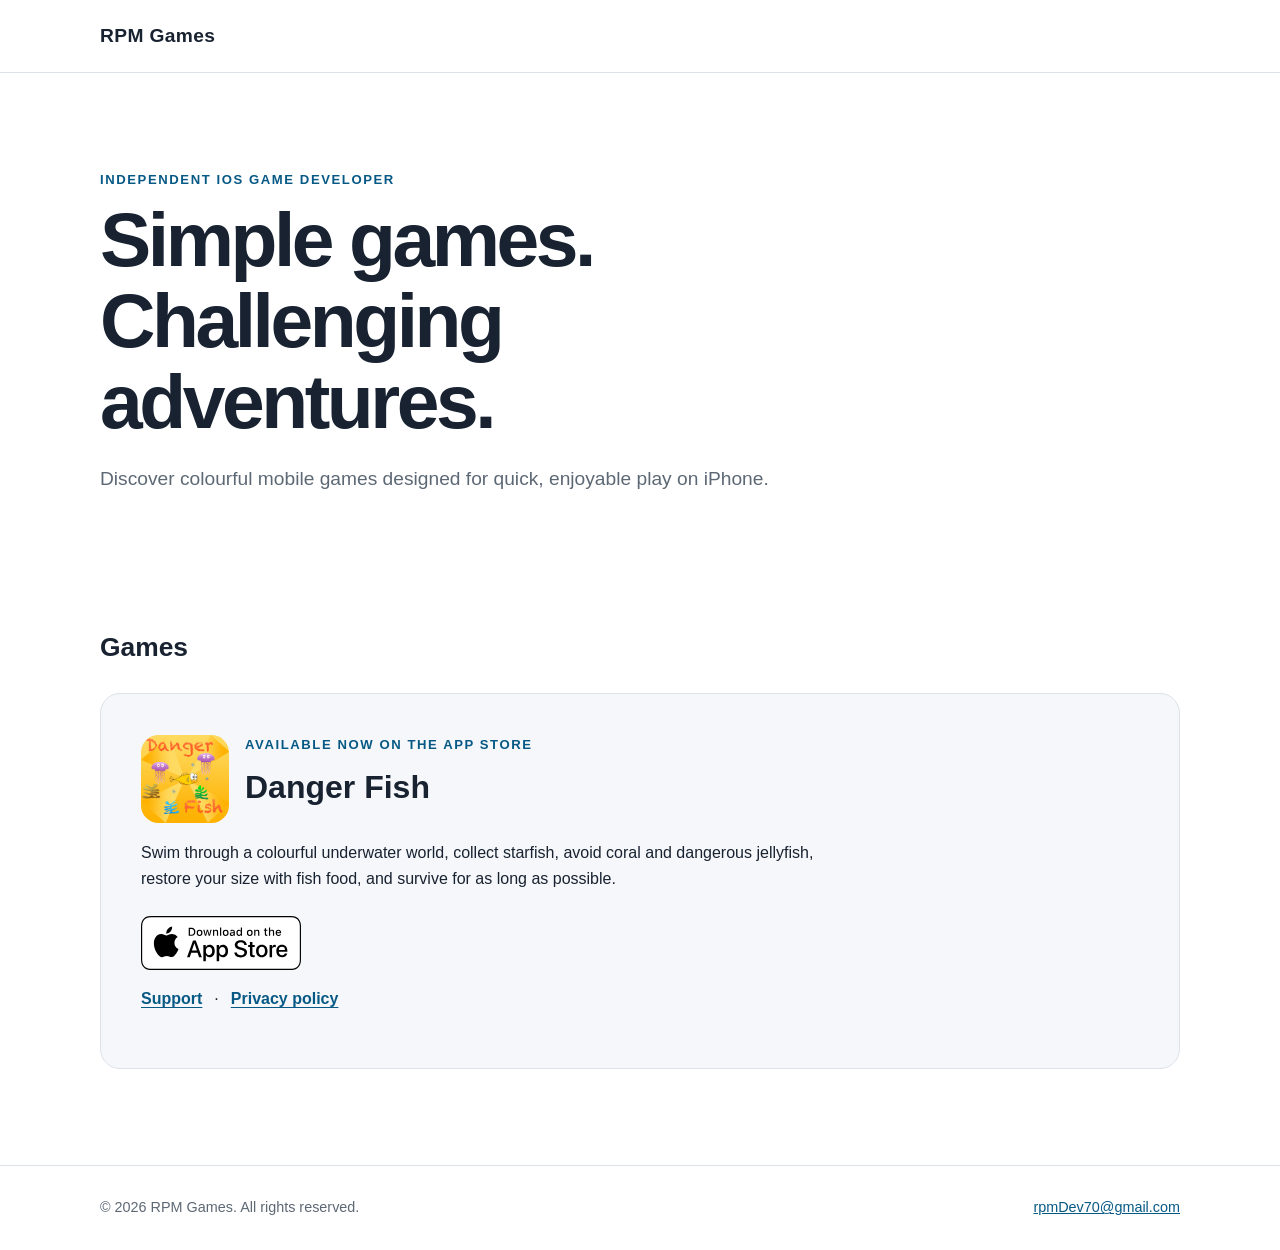
<file: index.html>
<!doctype html>
<html lang="en-GB">
  <head>
    <meta charset="UTF-8" />
    <meta name="viewport" content="width=device-width, initial-scale=1.0" />

    <meta
      name="description"
      content="Mobile games and support information from independent iOS developer RPM Games."
    />

    <meta
      name="apple-itunes-app"
      content="app-id=6793887620"
    />

    <title>RPM Games</title>

    <link rel="stylesheet" href="styles.css" />
  </head>

  <body>
    <header class="site-header">
      <div class="container">
        <a class="brand" href="index.html">RPM Games</a>
      </div>
    </header>

    <main>
      <section class="hero container">
        <p class="eyebrow">Independent iOS game developer</p>

        <h1>Simple games. Challenging adventures.</h1>

        <p class="hero-copy">
          Discover colourful mobile games designed for quick, enjoyable play
          on iPhone.
        </p>
      </section>

      <section class="container section">
        <h2>Games</h2>

        <article class="game-card">
          <div>
            <div class="game-header">
              <img
                src="images/icon1024 - Vectors III 1.png"
                alt="Danger Fish app icon"
                class="game-icon"
              />

              <div>
                <p class="eyebrow">Available now on the App Store</p>
                <h3>Danger Fish</h3>
              </div>
          </div>

            <p>
              Swim through a colourful underwater world, collect starfish,
              avoid coral and dangerous jellyfish, restore your size with fish
              food, and survive for as long as possible.
            </p>

            <div class="store-links">
              <a
                href="https://apps.apple.com/us/app/danger-fish/id6793887620"76
                target="_blank"
                rel="noopener noreferrer"
                aria-label="Download Danger Fish on the App Store"
              >
                <img
                  src="images/download-on-the-app-store-en-us/white.svg"
                  alt="Download on the App Store"
                  class="app-store-badge"
                />
              </a>
            </div>

            <p class="game-links">
              <a class="text-link" href="danger-fish/index.html">
                Support
              </a>

              <span aria-hidden="true">·</span>

              <a class="text-link" href="danger-fish/privacy.html">
                Privacy policy
              </a>
            </p>
          </div>
        </article>
      </section>
    </main>

    <footer class="site-footer">
      <div class="container footer-content">
        <p>&copy; 2026 RPM Games. All rights reserved.</p>

        <a href="mailto:rpmDev70@gmail.com">rpmDev70@gmail.com</a>
      </div>
    </footer>
  </body>
</html>
</file>
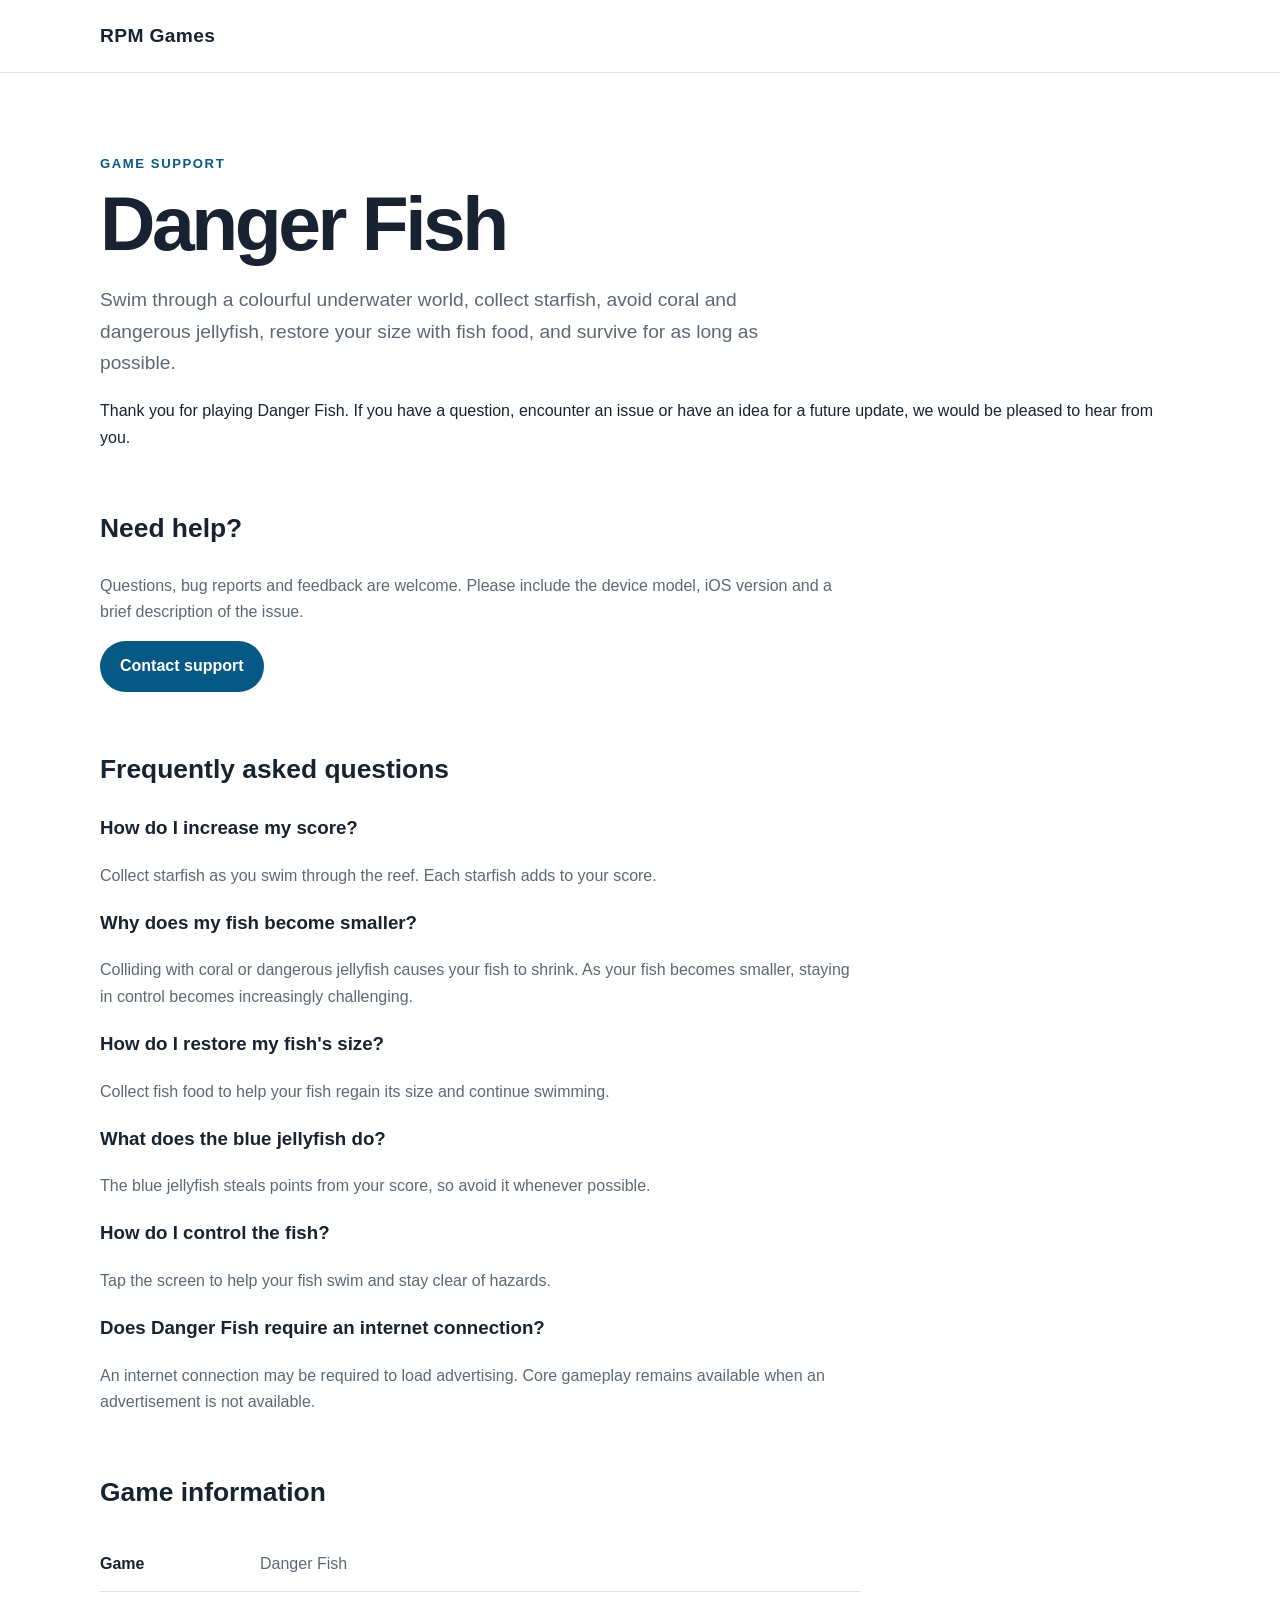
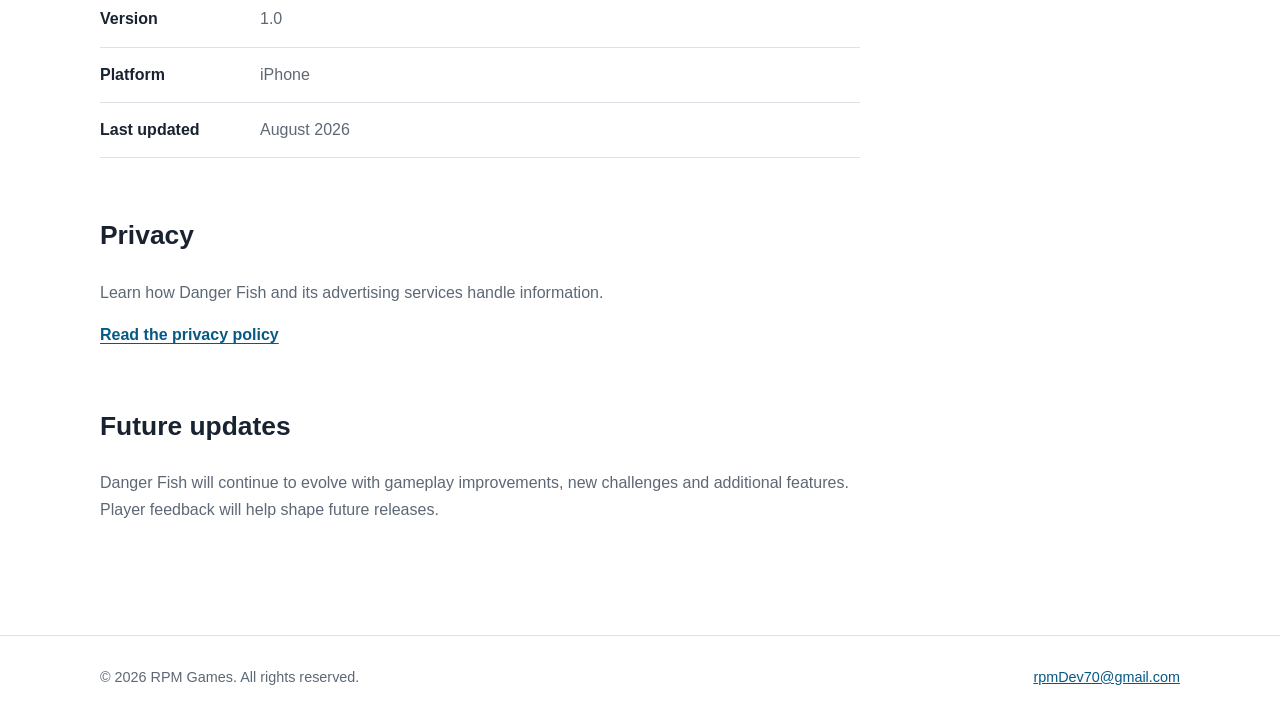
<file: danger-fish/index.html>
<!doctype html>
<html lang="en-GB">
  <head>
    <meta charset="UTF-8" />
    <meta name="viewport" content="width=device-width, initial-scale=1.0" />

    <meta
      name="description"
      content="Support information, frequently asked questions and contact details for the Danger Fish iOS game."
    />

    <title>Danger Fish Support | RPM Games</title>

    <link rel="stylesheet" href="../styles.css" />
  </head>

  <body>
    <header class="site-header">
      <div class="container">
        <a class="brand" href="../index.html">RPM Games</a>
      </div>
    </header>

    <main class="container page-content">
      <p class="eyebrow">Game support</p>

      <h1>Danger Fish</h1>

      <p class="lead">
        Swim through a colourful underwater world, collect starfish, avoid
        coral and dangerous jellyfish, restore your size with fish food, and
        survive for as long as possible.
      </p>

      <p>
        Thank you for playing Danger Fish. If you have a question, encounter
        an issue or have an idea for a future update, we would be pleased to
        hear from you.
      </p>

      <section class="content-section">
        <h2>Need help?</h2>

        <p>
          Questions, bug reports and feedback are welcome. Please include the
          device model, iOS version and a brief description of the issue.
        </p>

        <a
          class="button"
          href="mailto:rpmDev70@gmail.com?subject=Danger%20Fish%20Support"
        >
          Contact support
        </a>
      </section>

      <section class="content-section">
        <h2>Frequently asked questions</h2>

        <h3>How do I increase my score?</h3>
        <p>
          Collect starfish as you swim through the reef. Each starfish adds to
          your score.
        </p>

        <h3>Why does my fish become smaller?</h3>
        <p>
          Colliding with coral or dangerous jellyfish causes your fish to
          shrink. As your fish becomes smaller, staying in control becomes
          increasingly challenging.
        </p>

        <h3>How do I restore my fish's size?</h3>
        <p>
          Collect fish food to help your fish regain its size and continue
          swimming.
        </p>

        <h3>What does the blue jellyfish do?</h3>
        <p>
          The blue jellyfish steals points from your score, so avoid it
          whenever possible.
        </p>

        <h3>How do I control the fish?</h3>
        <p>
          Tap the screen to help your fish swim and stay clear of hazards.
        </p>

        <h3>Does Danger Fish require an internet connection?</h3>
        <p>
          An internet connection may be required to load advertising. Core
          gameplay remains available when an advertisement is not available.
        </p>
      </section>

      <section class="content-section">
        <h2>Game information</h2>

        <dl class="details-list">
          <div>
            <dt>Game</dt>
            <dd>Danger Fish</dd>
          </div>

          <div>
            <dt>Version</dt>
            <dd>1.0</dd>
          </div>

          <div>
            <dt>Platform</dt>
            <dd>iPhone</dd>
          </div>

          <div>
            <dt>Last updated</dt>
            <dd>August 2026</dd>
          </div>
        </dl>
      </section>

      <section class="content-section">
        <h2>Privacy</h2>

        <p>
          Learn how Danger Fish and its advertising services handle
          information.
        </p>

        <a class="text-link" href="privacy.html">
          Read the privacy policy
        </a>
      </section>

      <section class="content-section">
        <h2>Future updates</h2>

        <p>
          Danger Fish will continue to evolve with gameplay improvements, new
          challenges and additional features. Player feedback will help shape
          future releases.
        </p>
      </section>
    </main>

    <footer class="site-footer">
      <div class="container footer-content">
        <p>&copy; 2026 RPM Games. All rights reserved.</p>

        <a href="mailto:rpmDev70@gmail.com">
          rpmDev70@gmail.com
        </a>
      </div>
    </footer>
  </body>
</html>
</file>
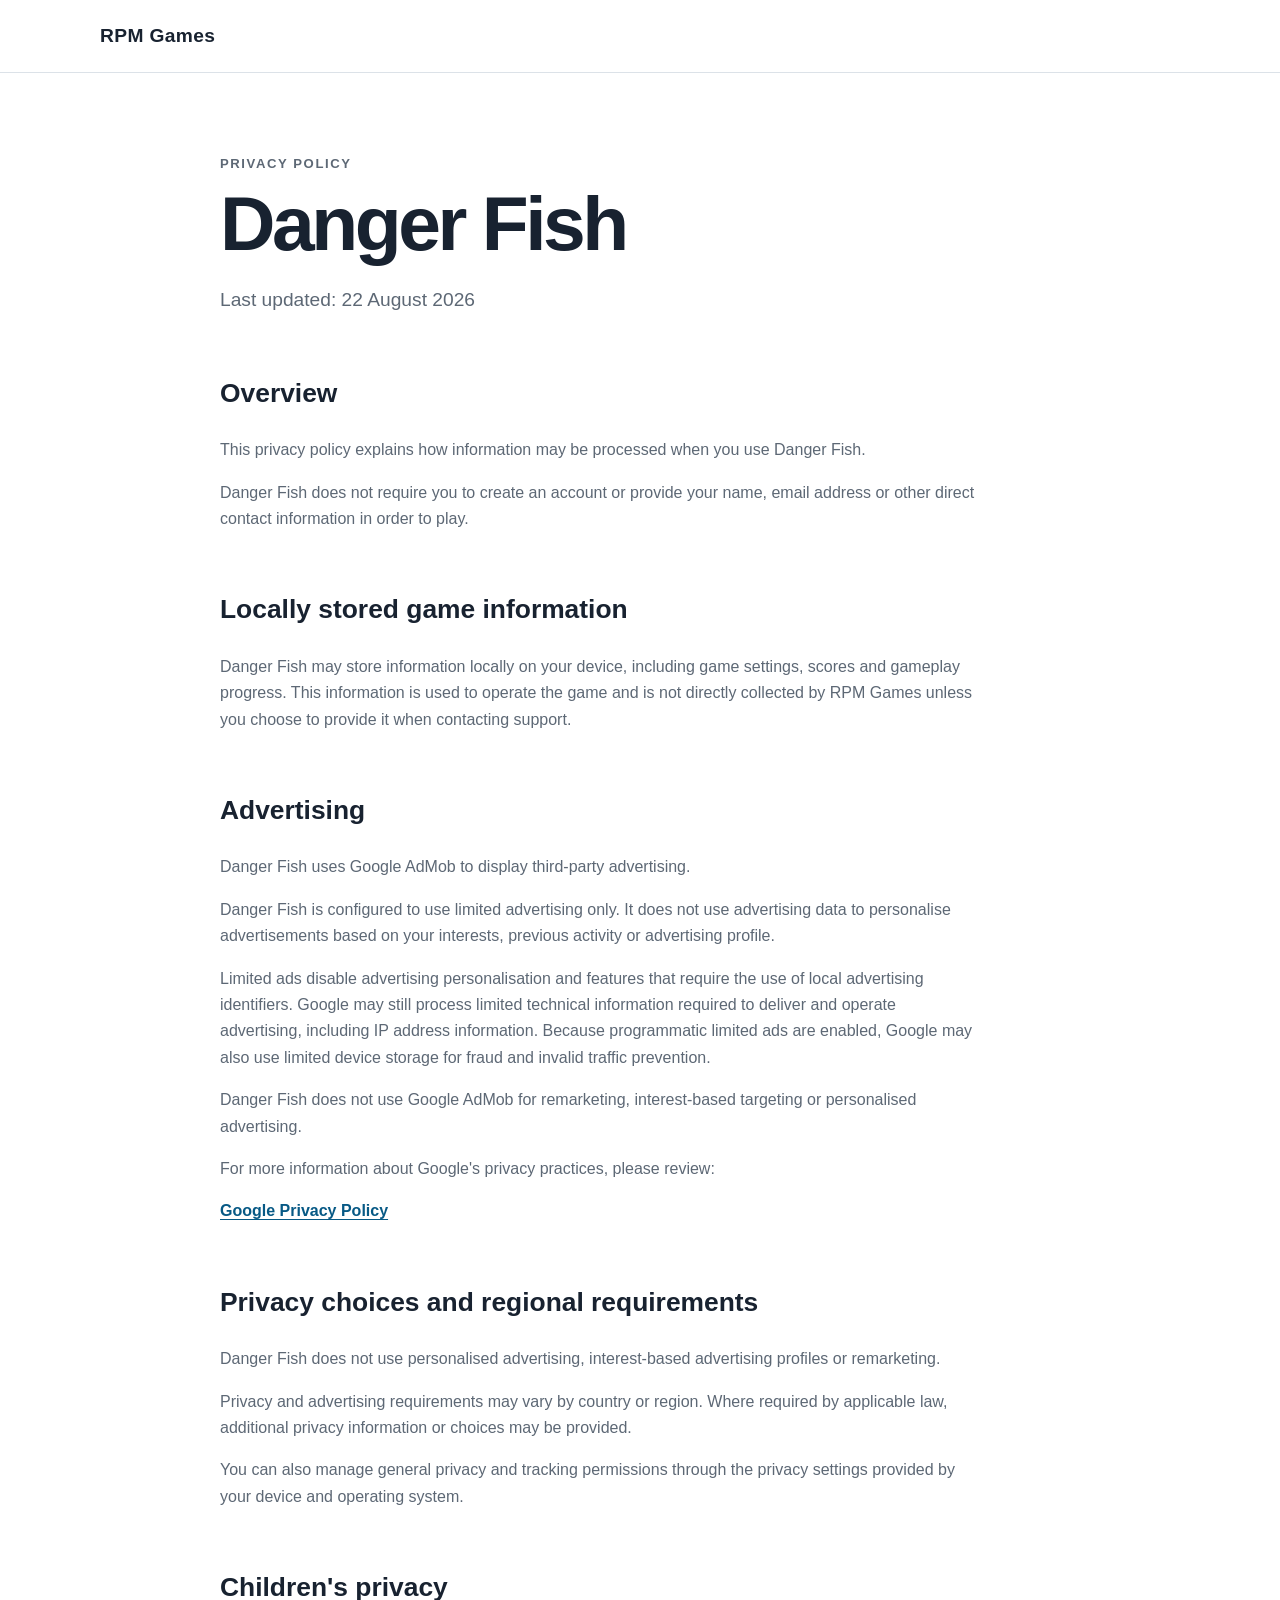
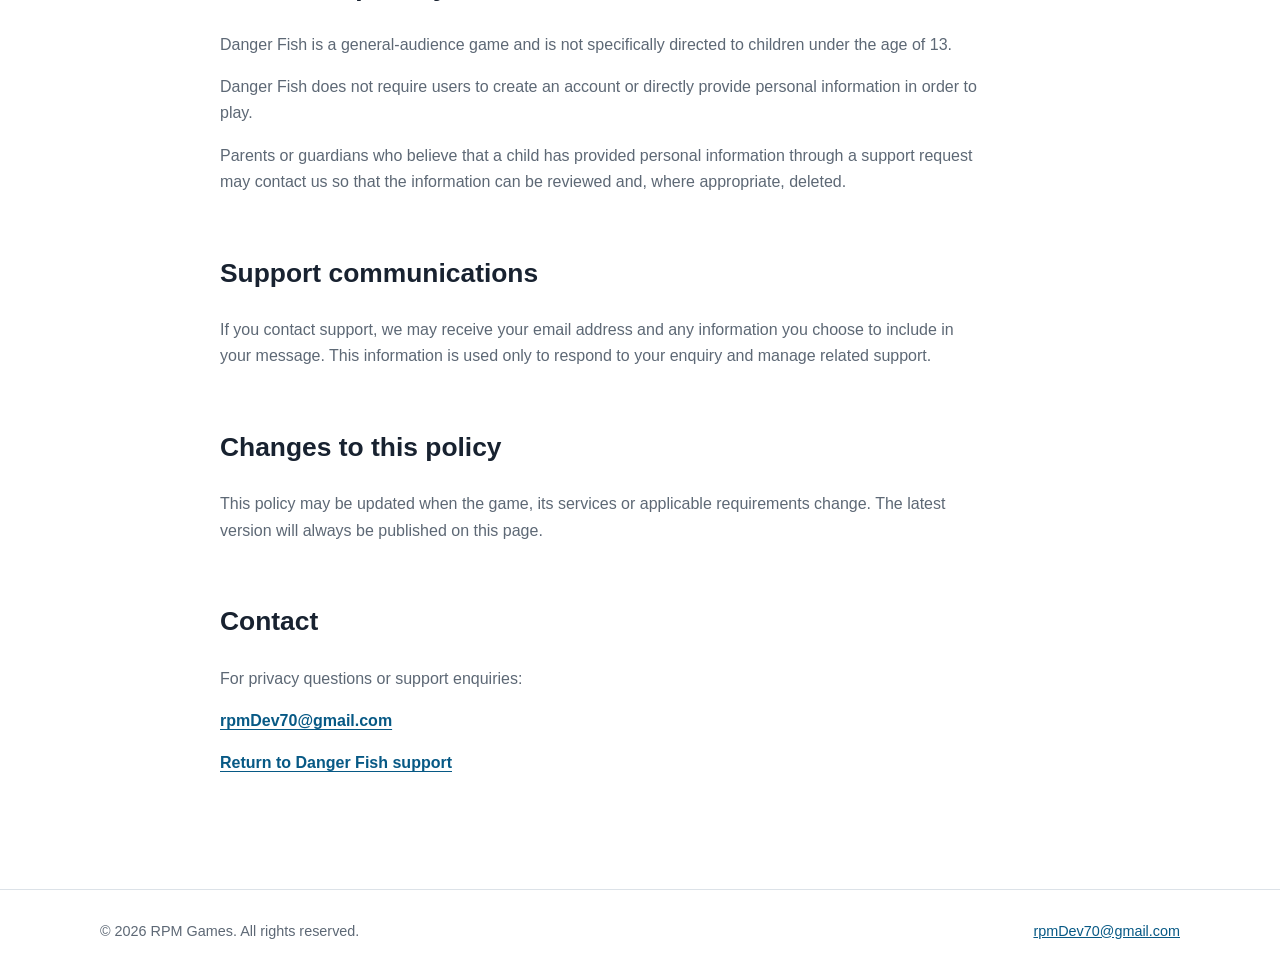
<file: danger-fish/privacy.html>
<!doctype html>
<html lang="en-GB">
  <head>
    <meta charset="UTF-8" />
    <meta name="viewport" content="width=device-width, initial-scale=1.0" />

    <meta
      name="description"
      content="Privacy policy for the Danger Fish iOS game."
    />

    <title>Danger Fish Privacy Policy | RPM Games</title>

    <link rel="stylesheet" href="../styles.css" />
  </head>

  <body>
    <header class="site-header">
      <div class="container">
        <a class="brand" href="../index.html">RPM Games</a>
      </div>
    </header>

    <main class="container page-content legal-content">
      <p class="eyebrow">Privacy policy</p>

      <h1>Danger Fish</h1>

      <p class="lead">Last updated: 22 August 2026</p>

      <section class="content-section">
        <h2>Overview</h2>

        <p>
          This privacy policy explains how information may be processed when
          you use Danger Fish.
        </p>

        <p>
          Danger Fish does not require you to create an account or provide
          your name, email address or other direct contact information in
          order to play.
        </p>
      </section>

      <section class="content-section">
        <h2>Locally stored game information</h2>

        <p>
          Danger Fish may store information locally on your device, including
          game settings, scores and gameplay progress. This information is
          used to operate the game and is not directly collected by RPM Games
          unless you choose to provide it when contacting support.
        </p>
      </section>

      <section class="content-section">
        <h2>Advertising</h2>

        <p>
          Danger Fish uses Google AdMob to display third-party advertising.
        </p>

        <p>
          Danger Fish is configured to use limited advertising only. It does not
          use advertising data to personalise advertisements based on your
          interests, previous activity or advertising profile.
        </p>

        <p>
          Limited ads disable advertising personalisation and features that require
          the use of local advertising identifiers. Google may still process limited
          technical information required to deliver and operate advertising,
          including IP address information. Because programmatic limited ads are
          enabled, Google may also use limited device storage for fraud and invalid
          traffic prevention.
        </p>

        <p>
          Danger Fish does not use Google AdMob for remarketing, interest-based
          targeting or personalised advertising.
        </p>

        <p>
          For more information about Google's privacy practices, please review:
        </p>

        <p>
          <a
            class="text-link"
            href="https://policies.google.com/privacy"
            rel="noopener noreferrer"
            target="_blank"
          >
            Google Privacy Policy
          </a>
        </p>
      </section>

      <section class="content-section">
        <h2>Privacy choices and regional requirements</h2>

        <p>
          Danger Fish does not use personalised advertising, interest-based
          advertising profiles or remarketing.
        </p>

        <p>
          Privacy and advertising requirements may vary by country or region.
          Where required by applicable law, additional privacy information or
          choices may be provided.
        </p>

        <p>
          You can also manage general privacy and tracking permissions through
          the privacy settings provided by your device and operating system.
        </p>
      </section>

      <section class="content-section">
        <h2>Children's privacy</h2>

        <p>
          Danger Fish is a general-audience game and is not specifically
          directed to children under the age of 13.
        </p>

        <p>
          Danger Fish does not require users to create an account or directly
          provide personal information in order to play.
        </p>

        <p>
          Parents or guardians who believe that a child has provided personal
          information through a support request may contact us so that the
          information can be reviewed and, where appropriate, deleted.
        </p>
      </section>

      <section class="content-section">
        <h2>Support communications</h2>

        <p>
          If you contact support, we may receive your email address and any
          information you choose to include in your message. This information
          is used only to respond to your enquiry and manage related support.
        </p>
      </section>

      <section class="content-section">
        <h2>Changes to this policy</h2>

        <p>
          This policy may be updated when the game, its services or applicable
          requirements change. The latest version will always be published on
          this page.
        </p>
      </section>

      <section class="content-section">
        <h2>Contact</h2>

        <p>For privacy questions or support enquiries:</p>

        <p>
          <a class="text-link" href="mailto:rpmDev70@gmail.com">
            rpmDev70@gmail.com
          </a>
        </p>
      </section>

      <p>
        <a class="text-link" href="index.html">
          Return to Danger Fish support
        </a>
      </p>
    </main>

    <footer class="site-footer">
      <div class="container footer-content">
        <p>&copy; 2026 RPM Games. All rights reserved.</p>

        <a href="mailto:rpmDev70@gmail.com">rpmDev70@gmail.com</a>
      </div>
    </footer>
  </body>
</html>
</file>
<file: styles.css>
:root {
  --background: #ffffff;
  --surface: #f5f7fa;
  --text: #182230;
  --muted: #5d6875;
  --border: #dce2e8;
  --accent: #075985;
  --accent-dark: #0c4a6e;
  --content-width: 1080px;
}

* {
  box-sizing: border-box;
}

html {
  scroll-behavior: smooth;
}

body {
  margin: 0;
  background: var(--background);
  color: var(--text);
  font-family:
    -apple-system, BlinkMacSystemFont, "Segoe UI", Helvetica, Arial, sans-serif;
  font-size: 16px;
  line-height: 1.65;
}

a {
  color: var(--accent);
}

a:hover {
  color: var(--accent-dark);
}

.container {
  width: min(calc(100% - 40px), var(--content-width));
  margin-inline: auto;
}

.site-header {
  border-bottom: 1px solid var(--border);
}

.site-header .container {
  display: flex;
  align-items: center;
  min-height: 72px;
}

.brand {
  color: var(--text);
  font-size: 1.2rem;
  font-weight: 700;
  letter-spacing: 0.02em;
  text-decoration: none;
}

.hero {
  padding-block: 96px 72px;
}

.hero h1,
.page-content h1 {
  max-width: 760px;
  margin: 8px 0 20px;
  font-size: clamp(2.5rem, 7vw, 4.8rem);
  line-height: 1.06;
  letter-spacing: -0.045em;
}

.hero-copy,
.lead {
  max-width: 680px;
  color: var(--muted);
  font-size: 1.2rem;
}

.store-links {
  margin-top: 1.5rem;
  margin-bottom: 1rem;
}

.app-store-badge {
  display: block;
  width: 160px;
  max-width: 100%;
  height: auto;
}

.game-links {
  display: flex;
  flex-wrap: wrap;
  gap: 0.75rem;
  align-items: center;
  margin-top: 0;
}

.game-header {
  display: flex;
  align-items: center;
  gap: 1rem;
}

.game-icon {
  width: 88px;
  height: 88px;
  border-radius: 20%;
  object-fit: cover;
  flex-shrink: 0;
}

.eyebrow {
  margin: 0;
  color: var(--accent);
  font-size: 0.82rem;
  font-weight: 700;
  letter-spacing: 0.12em;
  text-transform: uppercase;
}

.section {
  padding-block: 40px 96px;
}

.section h2,
.content-section h2 {
  margin-top: 0;
  font-size: 1.65rem;
}

.game-card {
  display: grid;
  grid-template-columns: 1fr auto;
  gap: 40px;
  align-items: center;
  margin-top: 24px;
  padding: 40px;
  border: 1px solid var(--border);
  border-radius: 20px;
  background: var(--surface);
}

.game-card h3 {
  margin: 5px 0 10px;
  font-size: 2rem;
}

.game-card p {
  max-width: 700px;
}

.button {
  display: inline-block;
  padding: 12px 20px;
  border-radius: 999px;
  background: var(--accent);
  color: #ffffff;
  font-weight: 700;
  text-decoration: none;
  white-space: nowrap;
}

.button:hover {
  background: var(--accent-dark);
  color: #ffffff;
}

.page-content {
  min-height: 70vh;
  padding-block: 80px 96px;
}

.content-section {
  max-width: 760px;
  margin-top: 56px;
}

.legal-content {
  max-width: 840px;
}

.legal-content p,
.content-section p {
  color: var(--muted);
}

.text-link {
  font-weight: 650;
  text-underline-offset: 3px;
}

.details-list {
  margin: 0;
}

.details-list div {
  display: grid;
  grid-template-columns: 140px 1fr;
  gap: 20px;
  padding-block: 14px;
  border-bottom: 1px solid var(--border);
}

.details-list dt {
  font-weight: 700;
}

.details-list dd {
  margin: 0;
  color: var(--muted);
}

.site-footer {
  border-top: 1px solid var(--border);
}

.footer-content {
  display: flex;
  justify-content: space-between;
  gap: 24px;
  padding-block: 30px;
  color: var(--muted);
  font-size: 0.9rem;
}

.footer-content p {
  margin: 0;
}

@media (max-width: 700px) {
  .hero {
    padding-block: 64px 48px;
  }

  .game-card {
    grid-template-columns: 1fr;
    gap: 20px;
    padding: 28px;
  }

  .button {
    justify-self: start;
  }

  .page-content {
    padding-block: 56px 72px;
  }

  .details-list div {
    grid-template-columns: 1fr;
    gap: 2px;
  }

  .footer-content {
    flex-direction: column;
    gap: 6px;
  }
}
</file>
